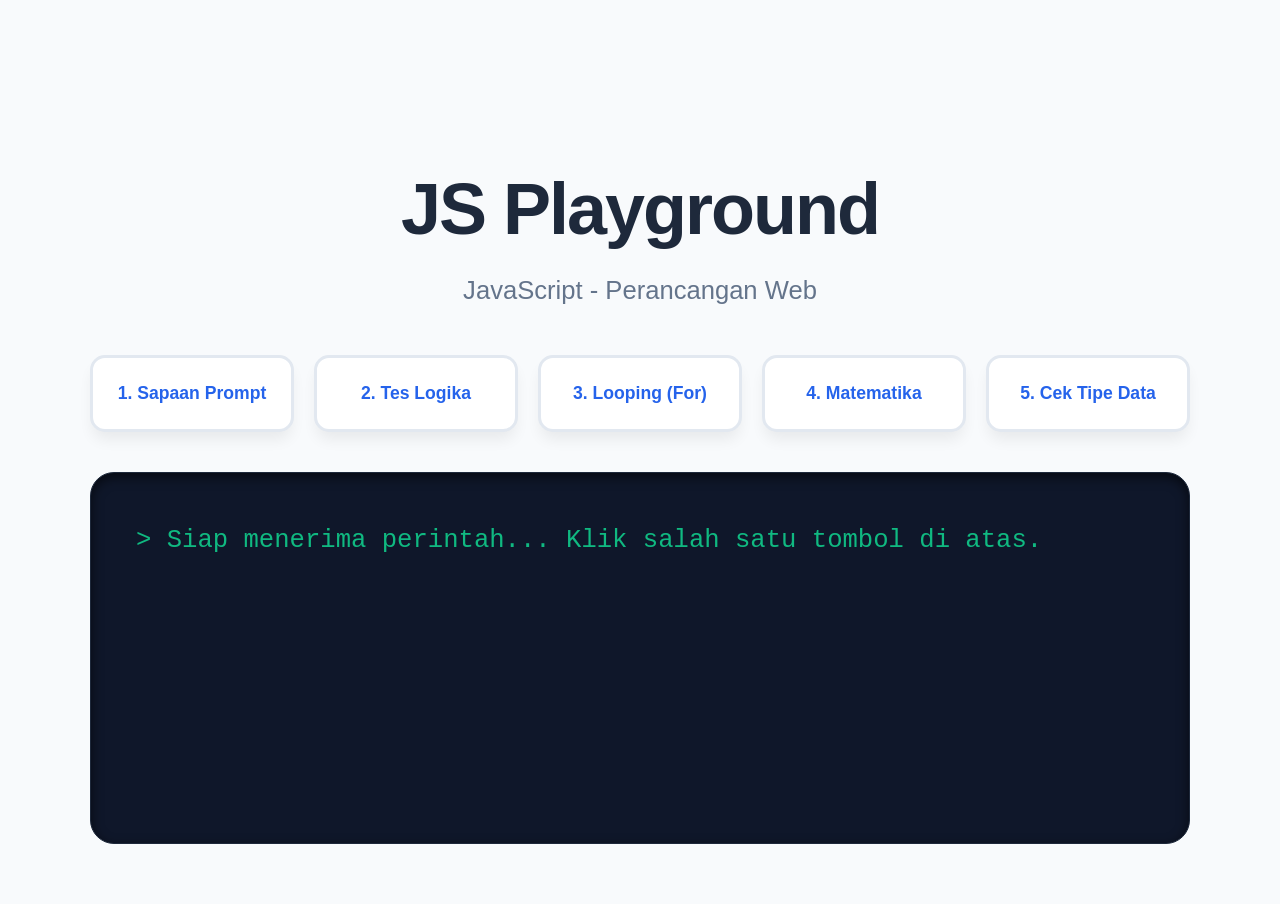
<file: JS Playground/index.html>
<!DOCTYPE html>
<html lang="id">

<head>
    <meta charset="UTF-8">
    <meta name="viewport" content="width=device-width, initial-scale=1.0">
    <title>Interactive JS Dashboard</title>
    <link rel="stylesheet" href="style.css">
</head>

<body>

    <div class="container">
        <header>
            <h1>JS Playground</h1>
            <p>JavaScript - Perancangan Web</p>
        </header>

        <div class="grid">
            <button onclick="jalankanSapaan()">1. Sapaan Prompt</button>
            <button onclick="jalankanIfElse()">2. Tes Logika</button>
            <button onclick="jalankanFor()">3. Looping (For)</button>
            <button onclick="jalankanMath()">4. Matematika</button>
            <button onclick="jalankanTipeData()">5. Cek Tipe Data</button>
        </div>

        <div id="layar-hasil" class="output-screen">
            > Siap menerima perintah... Klik salah satu tombol di atas.
        </div>
    </div>

    <script src="script.js"></script>
</body>

</html>
</file>
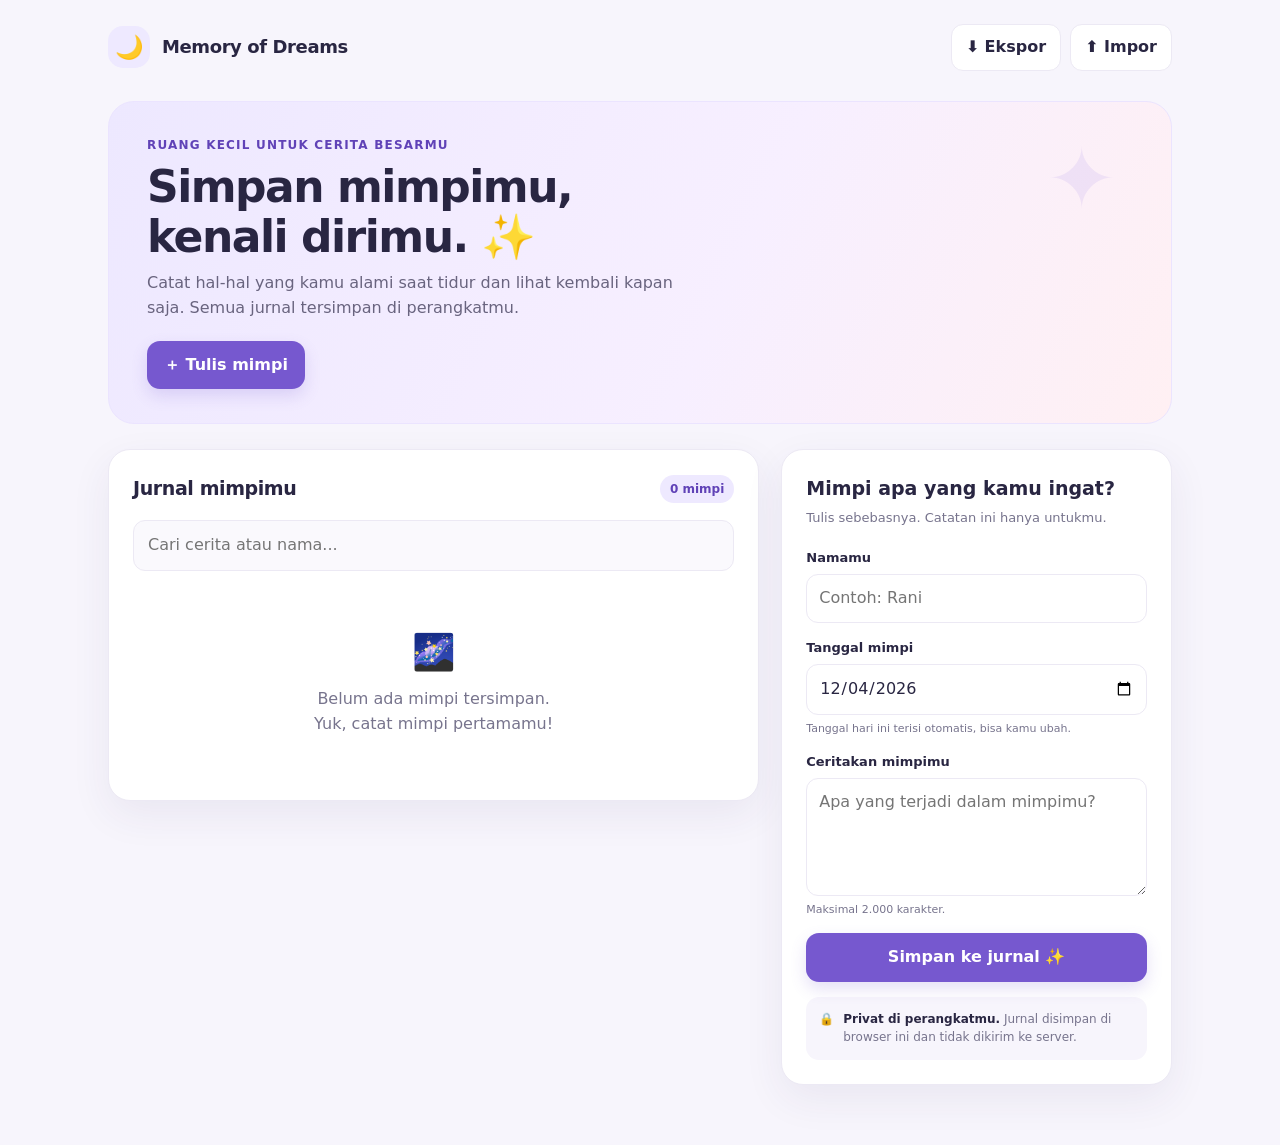
<file: Memory of Dreams/index.html>
<!doctype html>
<html lang="id">
<head>
  <meta charset="utf-8">
  <meta name="viewport" content="width=device-width, initial-scale=1">
  <meta name="theme-color" content="#f5f2ff">
  <title>Memory of Dreams — Jurnal Mimpi</title>
  <style>
    :root{--ink:#292642;--muted:#77748d;--paper:#fff;--bg:#f7f5fc;--purple:#7658cf;--purple-dark:#6042b7;--lav:#eee9ff;--line:#ece9f4;--pink:#ffe9f0;--shadow:0 14px 40px #38286712}
    *{box-sizing:border-box}body{margin:0;background:var(--bg);color:var(--ink);font-family:Inter,ui-sans-serif,system-ui,-apple-system,"Segoe UI",sans-serif;line-height:1.55}button,input,textarea{font:inherit}button{cursor:pointer}
    .app{max-width:1120px;margin:auto;padding:24px 28px 60px}.topbar{display:flex;align-items:center;justify-content:space-between;gap:16px;margin-bottom:30px}.brand{display:flex;align-items:center;gap:12px;font-weight:800;font-size:18px;letter-spacing:-.4px}.brand-icon{width:42px;height:42px;border-radius:15px;background:var(--lav);display:grid;place-items:center;font-size:23px}.top-actions{display:flex;gap:9px}.icon-btn,.secondary{border:1px solid var(--line);background:#fff;color:var(--ink);border-radius:12px;padding:10px 14px;font-weight:650}.icon-btn:hover,.secondary:hover{border-color:#c9bdf1;background:#fbfaff}
    .hero{background:linear-gradient(115deg,#ede8ff,#f7efff 58%,#fff0f3);border:1px solid #ebe4ff;border-radius:26px;padding:34px 38px;margin-bottom:25px;position:relative;overflow:hidden}.hero:after{content:"✦";position:absolute;right:54px;top:12px;font-size:84px;color:#9a7eea22}.eyebrow{color:var(--purple-dark);font-weight:750;font-size:12px;letter-spacing:1.2px;text-transform:uppercase}.hero h1{font-size:clamp(28px,5vw,44px);line-height:1.12;letter-spacing:-1.5px;margin:8px 0 10px;max-width:620px}.hero p{color:#69647f;margin:0;max-width:560px}.hero .primary{margin-top:20px}
    .layout{display:grid;grid-template-columns:minmax(0,1.25fr) minmax(280px,.75fr);gap:22px;align-items:start}.panel{background:var(--paper);border:1px solid var(--line);border-radius:22px;padding:24px;box-shadow:var(--shadow)}.section-head{display:flex;justify-content:space-between;align-items:center;gap:12px;margin-bottom:16px}.section-head h2{font-size:19px;margin:0;letter-spacing:-.4px}.count{background:var(--lav);color:var(--purple-dark);font-weight:750;font-size:12px;padding:5px 10px;border-radius:20px}
    .primary{border:0;border-radius:13px;background:var(--purple);color:#fff;padding:12px 17px;font-weight:750;box-shadow:0 7px 16px #7658cf30}.primary:hover{background:var(--purple-dark);transform:translateY(-1px)}.secondary{padding:9px 12px}.danger{color:#c24c69}.search{width:100%;border:1px solid var(--line);background:#faf9fd;border-radius:12px;padding:12px 14px;margin-bottom:14px;outline:none}.search:focus,input:focus,textarea:focus{border-color:#9a80e3!important;box-shadow:0 0 0 3px #7658cf17}
    .dream-list{display:grid;gap:12px}.dream-card{border:1px solid var(--line);border-radius:17px;padding:16px;background:#fff;transition:.18s}.dream-card:hover{border-color:#d8cff1;transform:translateY(-1px)}.dream-meta{display:flex;align-items:center;justify-content:space-between;gap:10px;color:var(--muted);font-size:12px}.dream-card h3{font-size:15px;margin:10px 0 5px;line-height:1.5;font-weight:650;white-space:pre-wrap;overflow-wrap:anywhere}.dream-card .owner{color:var(--muted);font-size:12px}.card-actions{display:flex;gap:8px;margin-top:13px}.card-actions button{border:0;background:var(--lav);color:var(--purple-dark);border-radius:10px;padding:7px 10px;font-size:12px;font-weight:700}.card-actions button:hover{background:#e3dcff}.card-actions .delete{background:#fff0f3;color:#b34b65}.empty{text-align:center;padding:40px 14px;color:var(--muted)}.empty span{display:block;font-size:35px;margin-bottom:8px}
    .form-panel h2{margin:0 0 4px;font-size:19px}.form-panel>p{margin:0 0 20px;color:var(--muted);font-size:13px}.field{margin-bottom:15px}.field label{display:block;font-size:13px;font-weight:700;margin-bottom:6px}.field input,.field textarea{display:block;width:100%;border:1px solid var(--line);border-radius:12px;padding:11px 12px;color:var(--ink);background:#fff;outline:none}.field textarea{resize:vertical;min-height:118px}.hint{font-size:11px;color:var(--muted);margin-top:5px}.full{width:100%}.privacy{display:flex;gap:9px;align-items:flex-start;padding:13px;background:#f7f5fc;border-radius:13px;color:var(--muted);font-size:12px;margin-top:15px}.privacy b{color:var(--ink)}
    .toast{position:fixed;bottom:22px;left:50%;transform:translate(-50%,20px);opacity:0;background:#292642;color:white;padding:11px 17px;border-radius:13px;pointer-events:none;transition:.2s;box-shadow:var(--shadow);z-index:5}.toast.show{opacity:1;transform:translate(-50%,0)}
    /* Animasi kecil agar halaman terasa hidup, tanpa mengganggu membaca. */
    @keyframes floaty{0%,100%{transform:translateY(0) rotate(-4deg)}50%{transform:translateY(-9px) rotate(4deg)}}
    @keyframes twinkle{0%,100%{opacity:.22;transform:scale(.75) rotate(0)}50%{opacity:.8;transform:scale(1.12) rotate(35deg)}}
    @keyframes rise-in{from{opacity:0;transform:translateY(12px)}to{opacity:1;transform:translateY(0)}}
    @keyframes gentle-pulse{0%,100%{box-shadow:0 7px 16px #7658cf30}50%{box-shadow:0 9px 24px #7658cf55}}
    .brand-icon{animation:floaty 4s ease-in-out infinite}
    .hero:after{animation:twinkle 3.6s ease-in-out infinite}
    .hero h1,.hero p,.hero .primary{animation:rise-in .6s both}
    .hero p{animation-delay:.1s}.hero .primary{animation-delay:.18s;animation:rise-in .6s .18s both,gentle-pulse 3s 1s ease-in-out infinite}
    .dream-card{animation:rise-in .35s both}
    .dream-card:nth-child(2){animation-delay:.045s}.dream-card:nth-child(3){animation-delay:.09s}.dream-card:nth-child(4){animation-delay:.135s}.dream-card:nth-child(5){animation-delay:.18s}
    .primary,.secondary,.icon-btn,.dream-card{transition:transform .18s ease,box-shadow .18s ease,border-color .18s ease,background .18s ease}
    .primary:active,.secondary:active,.icon-btn:active,.card-actions button:active{transform:scale(.97)}
    dialog[open] .modal{animation:rise-in .22s ease-out}
    @media(prefers-reduced-motion:reduce){*,*::before,*::after{scroll-behavior:auto!important;animation-duration:.01ms!important;animation-iteration-count:1!important;transition-duration:.01ms!important}}
    dialog{border:0;border-radius:22px;padding:0;width:min(520px,calc(100% - 28px));box-shadow:0 24px 90px #20154640;color:var(--ink)}dialog::backdrop{background:#211a3d77;backdrop-filter:blur(3px)}.modal{padding:24px}.modal-head{display:flex;justify-content:space-between;align-items:center;gap:12px}.modal-head h2{font-size:20px;margin:0}.close{border:0;background:#f3f0fa;width:35px;height:35px;border-radius:11px;font-size:19px}.meaning{background:#f8f5ff;border-radius:15px;padding:16px;margin:14px 0}.meaning p{margin:6px 0}.badge{display:inline-flex;border-radius:20px;padding:4px 10px;background:var(--lav);color:var(--purple-dark);font-size:11px;font-weight:800}.modal-note{font-size:12px;color:var(--muted)}.modal .field{margin-top:18px}
    @media(max-width:760px){.app{padding:16px 15px 40px}.topbar{margin-bottom:18px}.brand{font-size:16px}.top-actions .label{display:none}.hero{padding:25px 22px;border-radius:21px;margin-bottom:17px}.hero:after{right:17px;top:0;font-size:62px}.layout{grid-template-columns:1fr;gap:16px}.panel{padding:19px;border-radius:19px}.form-panel{grid-row:1}.list-panel{grid-row:2}.section-head h2{font-size:17px}.hero h1{max-width:85%}}
    @media(max-width:390px){.app{padding-inline:11px}.hero{padding:22px 17px}.panel{padding:16px}.top-actions{gap:6px}.icon-btn{padding:9px 10px}}
  </style>
</head>
<body>
  <main class="app">
    <header class="topbar">
      <div class="brand"><div class="brand-icon">🌙</div><span>Memory of Dreams</span></div>
      <div class="top-actions">
        <button class="icon-btn" id="exportBtn" title="Unduh salinan jurnal">⬇️ <span class="label">Ekspor</span></button>
        <button class="icon-btn" id="importBtn" title="Pulihkan jurnal dari file">⬆️ <span class="label">Impor</span></button>
        <input id="importFile" type="file" accept="application/json,.json" hidden>
      </div>
    </header>
    <section class="hero">
      <div class="eyebrow">Ruang kecil untuk cerita besarmu</div>
      <h1>Simpan mimpimu,<br>kenali dirimu. ✨</h1>
      <p>Catat hal-hal yang kamu alami saat tidur dan lihat kembali kapan saja. Semua jurnal tersimpan di perangkatmu.</p>
      <button class="primary" id="startBtn">＋ Tulis mimpi</button>
    </section>
    <div class="layout">
      <section class="panel list-panel">
        <div class="section-head"><h2>Jurnal mimpimu</h2><span class="count" id="count">0 mimpi</span></div>
        <input class="search" id="search" type="search" placeholder="Cari cerita atau nama..." aria-label="Cari jurnal mimpi">
        <div class="dream-list" id="dreamList"></div>
      </section>
      <section class="panel form-panel" id="formPanel">
        <h2 id="formTitle">Mimpi apa yang kamu ingat?</h2>
        <p>Tulis sebebasnya. Catatan ini hanya untukmu.</p>
        <form id="dreamForm">
          <input type="hidden" id="dreamId">
          <div class="field"><label for="name">Namamu</label><input id="name" maxlength="60" placeholder="Contoh: Rani" required></div>
          <div class="field"><label for="date">Tanggal mimpi</label><input id="date" type="date" required><div class="hint">Tanggal hari ini terisi otomatis, bisa kamu ubah.</div></div>
          <div class="field"><label for="story">Ceritakan mimpimu</label><textarea id="story" maxlength="2000" placeholder="Apa yang terjadi dalam mimpimu?" required></textarea><div class="hint">Maksimal 2.000 karakter.</div></div>
          <button class="primary full" id="saveBtn" type="submit">Simpan ke jurnal ✨</button>
          <button class="secondary full" id="cancelEdit" type="button" hidden style="margin-top:8px">Batal mengubah</button>
        </form>
        <div class="privacy"><span>🔒</span><span><b>Privat di perangkatmu.</b> Jurnal disimpan di browser ini dan tidak dikirim ke server.</span></div>
      </section>
    </div>
  </main>
  <dialog id="meaningDialog"><div class="modal"><div class="modal-head"><h2>🔮 Ruang tafsir</h2><button class="close" data-close aria-label="Tutup">×</button></div><p id="meaningStory"></p><div class="meaning"><span class="badge" id="meaningCategory"></span><p id="meaningText"></p></div><p class="modal-note">Tafsir ini untuk hiburan dan refleksi saja. Tidak ada satu arti universal; makna mimpi dipengaruhi pengalaman pribadi dan budaya.</p></div></dialog>
  <dialog id="editDialog"><div class="modal"><div class="modal-head"><h2>📝 Ubah catatan</h2><button class="close" data-close aria-label="Tutup">×</button></div><p id="editStory"></p><div class="field"><label for="editName">Nama</label><input id="editName" maxlength="60"></div><div class="field"><label for="editDate">Tanggal</label><input id="editDate" type="date"></div><div class="field"><label for="editText">Cerita mimpi</label><textarea id="editText" maxlength="2000"></textarea></div><button class="primary full" id="updateBtn">Simpan perubahan</button></div></dialog>
  <div class="toast" id="toast" role="status" aria-live="polite"></div>
<script>
  const STORAGE_KEY = 'memory-of-dreams-v1';
  const meanings = {
    bayi:['Awal yang baru dan menyenangkan.','indah'], menikah:['Kebahagiaan dan keharmonisan.','indah'], uang:['Rezeki atau peluang tak terduga.','indah'], terbang:['Ambisi dan keinginan meraih impian.','indah'], bunga:['Perhatian, kasih sayang, atau hal yang tumbuh.','indah'], laut:['Ketenangan batin dan kedamaian.','indah'], pelangi:['Harapan setelah melewati masa sulit.','indah'], makan:['Kepuasan dan kebersamaan.','indah'], matahari:['Harapan baru dan semangat yang cerah.','indah'], pelukan:['Kehangatan dari orang terdekat.','indah'], pohon:['Pertumbuhan dan kestabilan.','indah'], burung:['Kebebasan dan harapan.','indah'], emas:['Keberuntungan atau sesuatu yang kamu hargai.','indah'], air:['Ketenangan dan keseimbangan batin.','indah'], senyum:['Kebahagiaan sederhana.','indah'], berdoa:['Ketenangan batin dan harapan baru.','indah'], menangis:['Pelepasan beban dan kelegaan.','indah'], tertawa:['Keceriaan dan energi positif.','indah'], pesawat:['Perjalanan atau perubahan besar.','indah'], berenang:['Upaya mengelola emosi dan situasi.','indah'], tenggelam:['Mungkin sedang merasa kewalahan.','buruk'], hantu:['Ketakutan atau kekhawatiran yang belum selesai.','buruk'], ular:['Rasa waspada atau tidak percaya.','buruk'], jatuh:['Kecemasan tentang kegagalan atau kendali.','buruk'], gelap:['Kebingungan atau rasa tidak aman.','buruk'], darah:['Kelelahan atau kehilangan semangat.','buruk'], kematian:['Akhir dari suatu fase; tidak selalu berarti buruk.','buruk'], dikejar:['Tekanan atau urusan yang terasa belum selesai.','buruk'], banjir:['Emosi yang terasa meluap.','buruk'], kecelakaan:['Pengingat untuk berhati-hati.','buruk'], kebakaran:['Emosi kuat atau perubahan yang terasa mendesak.','buruk'], disakiti:['Luka batin yang mungkin perlu diperhatikan.','buruk'], 'gigi copot':['Kecemasan tentang perubahan atau kehilangan.','buruk'], kendaraan:['Arah hidup atau perjalanan yang sedang berubah.','biasa'], sekolah:['Tanggung jawab atau proses belajar.','biasa'], teman:['Kebutuhan akan dukungan dan koneksi.','biasa'], rumah:['Kenyamanan dan kehidupan pribadi.','biasa'], jalan:['Pencarian arah atau tujuan.','biasa'], hujan:['Pembaruan emosi dan perasaan.','biasa'], gunung:['Tantangan yang sedang kamu hadapi.','biasa'], kucing:['Intuisi dan kelembutan.','biasa'], anjing:['Kesetiaan dan perlindungan.','biasa'], cermin:['Refleksi diri dan pencarian jati diri.','biasa'], api:['Semangat atau emosi yang kuat.','biasa'], tidur:['Tubuh atau pikiran mungkin butuh istirahat.','biasa'], berlari:['Keinginan menghindari sesuatu atau mencapai tujuan.','biasa'], kapal:['Perjalanan hidup atau perubahan.','biasa'], kereta:['Proses menuju perubahan.','biasa'], motor:['Ambisi dan arah tujuan.','biasa'], 'mendengar musik':['Suasana hati dan kebutuhan akan ketenangan.','biasa']
  };
  // Kata kunci tambahan dan variasinya. Tafsir ini bahan refleksi, bukan ramalan.
  const extraMeaningGroups = [
    ['bunuh|membunuh|dibunuh|pembunuhan|membantai','Bisa menggambarkan konflik, kemarahan, atau keinginan mengakhiri suatu situasi. Ingat kembali emosi dalam mimpi.','biasa'],
    ['mati|meninggal|wafat|mayat|jenazah|pemakaman|kuburan|makam|dikubur','Dapat berkaitan dengan kehilangan, perubahan, kenangan, atau penutupan suatu fase. Tidak berarti seseorang akan meninggal.','biasa'],
    ['luka|terluka|terpotong|teriris|ditusuk|ditikam|berdarah','Mungkin mencerminkan rasa rentan, lelah, atau ada hal yang terasa menyakitkan.','buruk'],
    ['mengejar|dikejar|kabur dari|melarikan diri|bersembunyi|diburu','Sering terasa seperti tekanan atau urusan yang ingin dihindari. Apa yang sedang membebani pikiranmu?','buruk'],
    ['jatuh dari|terjatuh|tergelincir|tersandung|jatuh bebas|jatuh ke jurang','Bisa berhubungan dengan rasa kehilangan kendali, ketidakpastian, atau takut gagal.','buruk'],
    ['melayang|terbang tinggi|sayap|melompat tinggi','Dapat terasa seperti kebebasan, harapan, atau ingin mengambil jarak dari rutinitas.','indah'],
    ['gigi tanggal|gigi patah|gigi rontok|gigi ompong','Mungkin berkaitan dengan rasa percaya diri, perubahan, atau kekhawatiran tentang penampilan dan komunikasi.','biasa'],
    ['rambut|rambut rontok|rambut dipotong|botak|beruban|menyisir rambut','Bisa mengingatkan pada identitas diri, perubahan, atau cara ingin dilihat orang lain.','biasa'],
    ['telanjang|tanpa baju|tidak berpakaian|pakaian hilang|salah kostum','Mungkin mencerminkan rasa terekspos, malu, atau takut dinilai.','biasa'],
    ['tersesat|kehilangan arah|salah jalan|jalan buntu|tidak tahu jalan|nyasar','Dapat berkaitan dengan pilihan atau arah hidup yang sedang terasa belum jelas.','biasa'],
    ['ujian|ujian sekolah|ujian kuliah|terlambat ujian|tidak siap ujian|lupa belajar','Sering berkaitan dengan tekanan, penilaian, atau merasa belum siap menghadapi tanggung jawab.','biasa'],
    ['terlambat|ketinggalan|melewatkan kereta|melewatkan pesawat|janji terlambat','Bisa mencerminkan kekhawatiran kehilangan kesempatan atau sulit mengejar jadwal.','biasa'],
    ['rumah lama|rumah masa kecil|rumah baru|pindah rumah|rumah rusak|rumah terbakar|rumah kosong','Rumah dapat mengingatkan pada rasa aman, keluarga, kenangan, atau keadaan diri.','biasa'],
    ['kamar|kamar tidur|ruang rahasia|loteng|ruang bawah tanah|pintu tersembunyi','Mungkin menggambarkan bagian kehidupan pribadi atau hal yang ingin kamu pahami.','biasa'],
    ['pintu|pintu terkunci|pintu terbuka|jendela|jendela pecah|kunci|gembok','Dapat berkaitan dengan batas pribadi, peluang, atau rasa ingin tahu.','biasa'],
    ['naik tangga|turun tangga|lift|elevator|eskalator','Bisa terasa seperti kemajuan, perubahan tahap, atau naik-turunnya semangat.','biasa'],
    ['menyeberang|menyebrangi sungai|terowongan|lorong|jalan setapak','Mungkin berkaitan dengan masa peralihan atau langkah menuju situasi baru.','biasa'],
    ['mobil|menyetir|mengemudi|supir|rem blong|mobil rusak|mobil hilang|tabrakan mobil','Kendaraan dapat mengingatkan pada kendali, tujuan, dan kecepatan perjalanan hidupmu.','biasa'],
    ['sepeda motor|naik motor|helm|sepeda|bersepeda|ban bocor','Bisa mencerminkan kemandirian, keseimbangan, atau cara mencapai tujuan.','biasa'],
    ['bus|naik bus|halte|terminal|angkot|taksi|ojek|perahu|perahu bocor','Mungkin berkaitan dengan perjalanan bersama orang lain atau arah yang sedang ditempuh.','biasa'],
    ['stasiun|kereta api|rel kereta|kereta terlambat|kereta melaju','Dapat menggambarkan rutinitas, ritme hidup, atau perjalanan menuju tujuan.','biasa'],
    ['bandara|pesawat jatuh|naik pesawat|pesawat lepas landas|tiket pesawat|koper hilang','Bisa berhubungan dengan rencana, perubahan, atau harapan untuk memulai sesuatu.','biasa'],
    ['samudra|ombak|gelombang|pantai|pasir pantai|kapal tenggelam','Air luas dapat mengingatkan pada emosi, ketenangan, atau perasaan yang sulit diukur.','biasa'],
    ['sungai|arus sungai|danau|kolam|air terjun|mata air','Mungkin mencerminkan aliran emosi, perubahan, atau kebutuhan untuk berhenti sejenak.','biasa'],
    ['air keruh|air jernih|air kotor|air meluap|kehausan|minum air|air minum','Keadaan air dalam mimpi dapat menjadi bahan refleksi tentang suasana hati dan kebutuhan diri.','biasa'],
    ['hujan deras|hujan badai|kehujanan|berteduh|payung|banjir bandang|tsunami','Bisa berkaitan dengan perasaan intens, perubahan, atau kebutuhan mencari perlindungan.','biasa'],
    ['salju|es|membeku|gunung es|hujan es|kedinginan','Mungkin mencerminkan jarak emosional, suasana dingin, atau kebutuhan akan jeda.','biasa'],
    ['angin kencang|badai|topan|puting beliung|tornado|bencana alam','Dapat menggambarkan perubahan besar atau keadaan yang terasa di luar kendali.','biasa'],
    ['gempa|gempa bumi|tanah longsor|gunung meletus|letusan gunung|abu vulkanik','Mungkin berkaitan dengan perubahan mendadak atau rasa aman yang sedang terguncang.','biasa'],
    ['rumah terbakar|hutan terbakar|asap|asap tebal|lilin menyala','Api dapat terasa sebagai semangat, amarah, bahaya, atau energi kuat; perasaanmu membantu memberi konteks.','biasa'],
    ['petir|kilat|guntur|langit gelap|awan hitam|pelangi muncul','Cuaca dalam mimpi bisa mencerminkan suasana hati atau harapan akan perubahan.','biasa'],
    ['matahari terbit|matahari terbenam|gerhana|bulan purnama|bulan sabit|bintang jatuh|langit malam','Langit dan benda langit dapat menjadi simbol harapan, kekaguman, atau siklus perubahan pribadi.','biasa'],
    ['kebun|taman|hutan|pohon tumbang|pohon berbuah|daun gugur|daun hijau','Alam dapat mengingatkan pada pertumbuhan, kebutuhan beristirahat, atau hubungan dengan lingkungan.','biasa'],
    ['bunga mawar|bunga layu|bunga mekar|memetik bunga|bunga putih|bunga merah','Bunga bisa menghubungkan mimpi dengan kasih sayang, keindahan, atau sesuatu yang sedang berkembang.','biasa'],
    ['rumput|ladang|sawah|panen|menanam|menyiram tanaman|benih','Dapat menjadi bahan refleksi tentang kesabaran, usaha, dan hal yang sedang kamu rawat.','biasa'],
    ['ular besar|ular kecil|ular menggigit|digigit ular|ular masuk rumah|ular hijau|ular hitam|ular putih','Ular bisa memiliki arti berbeda antarorang dan budaya; perhatikan apakah kamu merasa takut, tenang, atau penasaran.','biasa'],
    ['buaya|buaya mengejar|harimau|singa|macan|serigala|rubah|beruang','Hewan buas dapat mencerminkan rasa terancam, kekuatan, atau sifat yang sedang kamu hadapi.','biasa'],
    ['gajah|kuda|naik kuda|sapi|kerbau|kambing|domba|babi|monyet|gorila','Hewan dapat mengingatkan pada sifat, pengalaman, atau hubungan tertentu yang kamu kaitkan dengannya.','biasa'],
    ['tikus|kecoak|kutu|lalat|nyamuk|semut|disengat lebah|sarang lebah','Serangga dapat mencerminkan gangguan kecil, kerja sama, atau sesuatu yang terus menarik perhatian.','biasa'],
    ['kupu-kupu|ulat|laba-laba|jaring laba-laba|kalajengking|cacing|belalang|jangkrik','Makhluk kecil bisa menjadi simbol perubahan, rasa tidak nyaman, atau detail yang terasa penting bagimu.','biasa'],
    ['ikan besar|ikan mati|memancing|memancing ikan|akuarium|ikan berenang|ikan mas','Ikan dan air dapat dikaitkan dengan emosi, ide yang muncul, atau sesuatu yang terasa penting.','biasa'],
    ['burung hantu|elang|merpati|gagak|ayam berkokok|telur ayam|sarang burung|burung terbang','Burung bisa terasa sebagai kebebasan, pengamatan, kabar, atau hubungan dengan alam.','biasa'],
    ['kucing hitam|anak kucing|kucing hilang|kucing menggigit|anjing menggonggong|anjing menggigit|anjing hilang|anak anjing','Kucing dan anjing sering terhubung dengan intuisi, kedekatan, kesetiaan, atau pengalamanmu dengan hewan.','biasa'],
    ['hewan peliharaan|hewan mati|hewan berbicara|kebun binatang|sirkus|hewan lepas','Hewan dalam mimpi bisa mewakili hubungan, naluri, atau tanggung jawab yang terasa dekat.','biasa'],
    ['bayi lahir|melahirkan|hamil|kehamilan|menggendong bayi|bayi menangis|bayi hilang','Dapat mengingatkan pada awal baru, tanggung jawab, harapan, atau sesuatu yang sedang tumbuh.','biasa'],
    ['anak hilang|anak menangis|bermain dengan anak|anak sendiri|anak sekolah','Mungkin berkaitan dengan tanggung jawab, kenangan masa kecil, atau sisi diri yang perlu diperhatikan.','biasa'],
    ['ibu|ayah|orang tua|nenek|kakek|saudara|kakak|adik|keluarga berkumpul|keluarga bertengkar','Mimpi keluarga bisa mengangkat kenangan, kebutuhan akan kedekatan, atau dinamika hubungan.','biasa'],
    ['mantan|pacar|pasangan|suami|istri|kekasih|putus cinta|menikah lagi|pernikahan','Bisa mencerminkan perasaan, kenangan, harapan, atau kebutuhan dalam hubungan; bukan ramalan masa depan.','biasa'],
    ['teman lama|sahabat|teman meninggal|teman bertengkar|bertemu teman|teman mengkhianati','Mungkin terkait rasa terhubung, konflik, dukungan, atau kenangan bersama seseorang.','biasa'],
    ['orang asing|orang tak dikenal|kerumunan|orang banyak|berbicara di depan umum|dilihat orang','Dapat mencerminkan rasa percaya diri, kebutuhan diterima, atau kekhawatiran tentang penilaian.','biasa'],
    ['artis|penyanyi|aktor|presiden|raja|ratu|tokoh terkenal|bertemu idola','Tokoh terkenal dapat mewakili kualitas yang kamu kagumi atau ingin kamu kembangkan.','biasa'],
    ['setan|iblis|jin|monster|zombie|vampir|makhluk aneh|dikejar monster','Sosok menakutkan bisa menjadi gambaran rasa takut atau tekanan; bukan bukti adanya sesuatu yang gaib.','biasa'],
    ['malaikat|peri|naga|raksasa|makhluk mitologi|burung phoenix|unicorn','Makhluk fantasi bisa menghubungkan imajinasi, kekuatan, harapan, atau cerita yang kamu kenal.','biasa'],
    ['dokter|rumah sakit|operasi|suntik|obat|sakit|demam|sembuh|ambulans','Mungkin berkaitan dengan perhatian pada kesehatan, kebutuhan merawat diri, atau rasa cemas.','biasa'],
    ['dokter gigi|gigi sakit|sakit kepala|pingsan|lumpuh|tidak bisa bergerak|sulit bernapas','Sensasi tubuh saat tidur dapat memengaruhi mimpi; perhatikan juga kondisi tubuh setelah bangun.','biasa'],
    ['polisi|ditangkap|penjara|dipenjara|pengadilan|hakim|dihukum|melanggar hukum','Bisa mencerminkan aturan, batas, rasa bersalah, atau takut kehilangan kebebasan.','biasa'],
    ['pencuri|kemalingan|dirampok|perampokan|tas hilang|dompet hilang|uang dicuri|barang hilang','Mungkin terkait rasa aman, privasi, kehilangan, atau khawatir sesuatu yang penting terlepas.','biasa'],
    ['perang|berkelahi|bertengkar|memukul|dipukul|menampar|menendang|menyerang|diserang','Dapat mencerminkan konflik atau frustrasi; konteks hubungan dan perasaan dalam mimpi penting.','biasa'],
    ['pisau|pedang|senjata|pistol|senapan|bom|ledakan|panah|perisai','Benda berbahaya bisa terasa sebagai perlindungan, ancaman, atau konflik yang perlu dihadapi.','biasa'],
    ['menyelamatkan orang|menolong orang|menolong teman|menyelamatkan anak|menjadi pahlawan','Bisa mencerminkan kepedulian, rasa tanggung jawab, atau keinginan membantu seseorang.','indah'],
    ['air mata|sedih|kesepian|ditinggalkan|merasa sendirian|rindu','Mimpi dapat memberi ruang bagi emosi yang belum sempat kamu perhatikan saat terjaga.','biasa'],
    ['bahagia|gembira|pesta|perayaan|ulang tahun|hadiah|kejutan','Dapat menggambarkan kebutuhan akan kegembiraan, kedekatan, atau apresiasi.','indah'],
    ['marah|berteriak|menjerit|takut|panik|cemas|malu|gugup|bingung','Emosi yang muncul bisa menjadi petunjuk refleksi tentang hal yang sedang memenuhi pikiran.','biasa'],
    ['masjid|gereja|pura|vihara|kuil|azan|salat|sembahyang|kitab suci','Makna spiritual sangat personal dan dipengaruhi keyakinan; mimpi ini bisa mengingatkan pada nilai dan sumber ketenanganmu.','biasa'],
    ['haji|umrah|ziarah|berpuasa|beribadah|bertemu guru spiritual|pemuka agama','Bisa berkaitan dengan pencarian makna, nilai hidup, atau kebutuhan akan ketenangan.','biasa'],
    ['uang kertas|uang koin|menemukan uang|kehilangan uang|membayar|utang|menang lotre','Dapat mencerminkan rasa aman, penghargaan diri, pilihan, atau kekhawatiran tentang sumber daya.','biasa'],
    ['berlian|permata|cincin|kalung|perhiasan|harta karun|menemukan harta','Mungkin mewakili sesuatu yang kamu anggap bernilai, pencapaian, atau rasa percaya diri.','biasa'],
    ['makan nasi|makan bersama|makan sendirian|kelaparan|memasak|dapur|restoran|kue|roti','Makanan dapat terhubung dengan kenyamanan, kebutuhan, kebersamaan, atau kebiasaan sehari-hari.','biasa'],
    ['apel|pisang|mangga|durian|jeruk|anggur|semangka|sayur|cabai|garam|gula','Makanan tertentu mungkin punya kenangan atau asosiasi pribadi; pikirkan pengalamanmu dengannya.','biasa'],
    ['minum kopi|minum teh|kopi|teh|susu|minuman|keracunan makanan|makanan basi','Bisa mengingatkan pada rutinitas, kebutuhan energi, atau sesuatu yang terasa tidak nyaman.','biasa'],
    ['kelas|guru|dosen|murid|belajar|buku|membaca buku|perpustakaan|lulus|wisuda','Dapat berkaitan dengan proses belajar, evaluasi diri, rasa ingin tahu, atau tanggung jawab.','biasa'],
    ['kantor|pekerjaan|bos|rekan kerja|rapat|dipecat|promosi kerja|wawancara kerja|gaji','Mungkin mencerminkan tekanan, ambisi, hubungan kerja, atau kebutuhan akan keseimbangan.','biasa'],
    ['menulis|menggambar|melukis|bernyanyi|menari|bermain musik|panggung|konser|bermain gitar','Bisa mewakili kreativitas, ekspresi diri, atau keinginan untuk didengar dan dilihat.','biasa'],
    ['ponsel|telepon|telepon rusak|pesan|pesan tidak terkirim|internet|komputer|laptop|kamera|foto','Teknologi dalam mimpi bisa berkaitan dengan komunikasi, privasi, atau kebiasaan sehari-hari.','biasa'],
    ['jam tangan|waktu|waktu berhenti|jam rusak|jam terlambat|kalender|tanggal','Mungkin mengingatkan pada tenggat, perubahan, atau perhatianmu terhadap waktu.','biasa'],
    ['kartu kredit|kartu identitas|paspor|dokumen|surat|tanda tangan','Dokumen dan benda pribadi bisa berkaitan dengan identitas, tanggung jawab, atau urusan yang belum selesai.','biasa'],
    ['bayangan diri|wajah berubah|tidak punya wajah|wajah asing|bercermin|foto diri','Dapat mengajak refleksi tentang identitas, kepercayaan diri, dan cara memandang diri sendiri.','biasa'],
    ['berubah bentuk|berubah menjadi hewan|menjadi orang lain|tidak dikenal diri sendiri|menyamar','Mungkin berhubungan dengan perubahan peran atau sisi diri yang sedang kamu eksplorasi.','biasa'],
    ['warna merah|warna biru|warna putih|warna hitam|warna hijau|warna kuning|warna ungu|warna emas','Warna tidak punya arti universal; asosiasi pribadi dan suasana mimpi lebih membantu untuk refleksi.','biasa'],
    ['ombak besar|air pasang|air surut|berenang di laut|menyelam|snorkeling','Bisa menjadi bahan refleksi tentang kedalaman emosi dan rasa nyaman menghadapi perubahan.','biasa'],
    ['berjalan tanpa alas kaki|sepatu hilang|sepatu baru|sandal|kaus kaki|pakaian baru|baju putih|seragam','Pakaian dan alas kaki dapat berkaitan dengan kesiapan, identitas, atau kenyamanan dalam suatu peran.','biasa'],
    ['mencari sesuatu|menemukan barang|kehilangan barang|membuka hadiah|mengemas barang|pindah kota','Dapat mencerminkan perubahan, prioritas, atau sesuatu yang ingin kamu temukan dalam hidup.','biasa'],
    ['bertemu almarhum|berbicara dengan orang meninggal|orang meninggal hidup lagi','Bisa mengangkat rasa rindu, kenangan, atau hal yang belum sempat disampaikan.','biasa'],
    ['melihat angka|angka berulang|nomor rumah|nomor telepon|angka togel|angka 7|angka 13','Angka dapat berasal dari ingatan dan asosiasi pribadi; jangan anggap sebagai prediksi keberuntungan.','biasa'],
    ['kiamat|akhir dunia|dunia hancur|serangan alien|alien|piring terbang|meteor jatuh|komet','Mungkin mencerminkan kekhawatiran besar atau perubahan yang terasa sulit dibayangkan.','biasa'],
    ['terjebak|terkurung|terkunci di ruangan|tidak bisa keluar|terperangkap|ruangan sempit','Bisa berkaitan dengan merasa terbatas atau membutuhkan lebih banyak ruang dan pilihan.','buruk'],
    ['dilamar|lamaran|mencium|berciuman|berpelukan|berpisah|bercerai','Dapat mencerminkan kebutuhan akan kedekatan, rasa aman, atau pikiran tentang hubungan.','biasa'],
    ['mendaki gunung|menyeberang|bersepeda jauh|berjalan jauh|berlari jauh','Perjalanan fisik bisa menjadi refleksi tentang usaha, tujuan, dan energi yang kamu miliki.','biasa'],
    ['menyelam ke laut|menyelam dalam air|hampir tenggelam|menyelamatkan orang tenggelam','Mungkin menggambarkan cara menghadapi emosi intens atau meminta bantuan ketika kewalahan.','biasa'],
    ['mencuci baju|mandi di sungai|keramas|membersihkan rumah|menyapu|mengepel','Kegiatan membersihkan dapat mengingatkan pada kebutuhan menyegarkan diri atau merapikan sesuatu.','biasa'],
    ['berkemah|mendaki hutan|tersesat di hutan|berada di pantai|berada di gunung|berada di gua','Tempat alam dapat menjadi cermin kebutuhan akan petualangan, perlindungan, atau waktu sendiri.','biasa'],
    ['gua|goa|terowongan gelap|sumur|lubang|jurang|tebing|puncak gunung','Tempat tersembunyi atau tinggi bisa berkaitan dengan rasa ingin tahu, tantangan, atau ketidakpastian.','biasa'],
    ['pengantin|gaun pengantin|menikah dengan mantan|menikah dengan orang asing','Pernikahan dalam mimpi dapat melambangkan komitmen atau perubahan peran, bukan ramalan jodoh.','biasa'],
    ['diputuskan|ditinggal pasangan|pasangan selingkuh|perselingkuhan|cemburu','Mungkin mencerminkan kekhawatiran, kebutuhan berkomunikasi, atau pengalaman hubungan.','biasa'],
    ['mencari orang|mencari jalan pulang|tidak menemukan rumah|kehilangan keluarga','Dapat berkaitan dengan kebutuhan akan arah, rasa aman, atau hubungan dengan orang terdekat.','biasa'],
    ['bertepuk tangan|mendapat penghargaan|menang lomba|kalah lomba|pertandingan|bermain sepak bola|bermain basket','Mungkin mencerminkan kompetisi, kerja sama, keinginan diakui, atau rasa percaya diri.','biasa'],
    ['menang|juara|kalah|gagal|berhasil|mencapai tujuan|mendapat nilai bagus|nilai buruk','Mimpi ini bisa mengangkat harapan dan kekhawatiran tentang pencapaian atau penilaian.','biasa'],
    ['mencuri|mencopet|menculik|diculik|disandera|menyandera|ditipu|berbohong','Dapat berhubungan dengan rasa percaya, batas pribadi, atau takut kehilangan kendali.','biasa'],
    ['ditilang|pemadam kebakaran|evakuasi','Mungkin mencerminkan kebutuhan akan keselamatan atau perhatian pada aturan dan risiko.','biasa'],
    ['menjadi terkenal|masuk televisi|menjadi viral|berpidato|berbicara di panggung|lupa dialog','Bisa terkait keinginan mengekspresikan diri atau kecemasan menjadi pusat perhatian.','biasa'],
    ['membaca surat|menerima surat|mengirim surat|surat hilang|membaca pesan rahasia|rahasia terbongkar','Mungkin berkaitan dengan komunikasi, informasi yang ditunggu, atau hal yang belum terungkap.','biasa'],
    ['bertemu guru|bertemu teman lama|bertemu orang asing|bertemu keluarga|bertemu mantan','Pertemuan dapat membangkitkan kenangan atau kualitas yang kamu hubungkan dengan orang itu.','biasa'],
    ['mainan|boneka|boneka hidup|bermain ayunan|taman bermain','Bisa mengingatkan pada kenangan masa kecil, kreativitas, atau kebutuhan akan keceriaan.','biasa'],
    ['bermain game|video game|menonton film|bioskop|menonton berita','Mimpi dapat mengolah cerita, tontonan, atau pengalaman yang baru saja kamu temui.','biasa'],
    ['berkemas|koper|ransel|tas tertinggal|barang bawaan|perjalanan jauh','Mungkin berkaitan dengan kesiapan, perubahan, atau hal yang kamu bawa dari masa lalu.','biasa'],
    ['rumah banjir|atap bocor|rumah roboh|renovasi rumah','Rumah dapat menghubungkan mimpi dengan rasa aman, keluarga, atau perubahan dalam kehidupan pribadi.','biasa'],
    ['membuka pintu|kunci hilang|jendela terbuka|jendela tertutup|masuk rumah','Bisa menjadi bahan refleksi tentang kesempatan, privasi, dan batas yang kamu rasakan.','biasa'],
    ['berjalan di atas air|air mendidih|air membeku|air berubah warna|minum air laut','Keadaan air yang tidak biasa bisa mencerminkan emosi atau situasi yang terasa berbeda dari biasanya.','biasa'],
    ['memasak nasi|memasak makanan|makanan gosong|makanan enak|makanan tidak enak|makan buah','Makanan dalam mimpi dapat terkait kenyamanan, kebutuhan tubuh, atau kenangan bersama seseorang.','biasa'],
    ['musik keras|lagu sedih|lagu bahagia|menari sendiri|menari bersama','Suara dan musik bisa membawa suasana hati atau kenangan yang ingin kamu perhatikan.','biasa'],
    ['suara tanpa orang|mendengar bisikan|tidak bisa bicara|kehilangan suara|berteriak tanpa suara','Mungkin mencerminkan kesulitan mengungkapkan sesuatu atau kebutuhan untuk didengarkan.','biasa'],
    ['berjalan di sekolah|kembali ke sekolah|sekolah lama|lupa pelajaran|lupa jawaban|tidak lulus','Dapat berkaitan dengan evaluasi diri, tekanan belajar, atau pengalaman yang masih membekas.','biasa'],
    ['alarm berbunyi|alarm tidak berbunyi|bangun kesiangan','Bisa mengangkat kekhawatiran tentang waktu, tanggung jawab, atau perubahan rutinitas.','biasa'],
    ['menjadi kaya|miskin|kehilangan pekerjaan|mendapat pekerjaan|menerima gaji|membayar tagihan','Mungkin mencerminkan rasa aman, tekanan finansial, atau harapan terkait pekerjaan dan masa depan.','biasa'],
    ['langit cerah|langit merah','Pemandangan langit dapat membawa rasa kagum, harapan, atau suasana yang kamu alami belakangan.','biasa'],
    ['terbangun di dalam mimpi|mimpi di dalam mimpi|mimpi buruk berulang|mimpi yang sama|mimpi sadar|lucid dream','Mimpi berulang atau sadar bisa menarik untuk dicatat bersama suasana hati dan kejadian sehari-hari.','biasa'],
    ['tidak bisa bergerak saat tidur|ketindihan|sleep paralysis|terbangun ketakutan','Pengalaman ini dapat terjadi saat transisi tidur-bangun. Jika sering mengganggu, catat polanya dan pertimbangkan berkonsultasi dengan tenaga kesehatan.','biasa'],
    ['bertemu orang yang sudah meninggal|almarhum tersenyum|almarhum berbicara|mimpi tentang orang tercinta','Bisa menjadi cara pikiran mengingat dan merindukan seseorang; maknanya sangat personal.','biasa'],
    ['angka tiga|angka sembilan|angka 11|angka 111|angka 222','Angka mungkin terkait tanggal atau pengalaman pribadi; tidak ada arti universal yang dapat dipastikan.','biasa'],
    ['bayi kembar|anak kembar|dua matahari|dua bulan|dua orang yang sama','Kemunculan ganda dapat mengingatkan pada pilihan, keseimbangan, atau dua hal yang sedang kamu pikirkan.','biasa'],
    ['makanan basi|makanan beracun|makanan tumpah|minuman tumpah|piring pecah','Benda rusak atau makanan tidak layak dapat mencerminkan kekecewaan atau rasa tidak nyaman.','biasa'],
    ['membersihkan darah|membuang sampah|sampah menumpuk|rumah berantakan|rumah bersih','Keadaan ruang dapat menjadi refleksi tentang beban, keteraturan, dan kebutuhan menyegarkan suasana.','biasa'],
    ['mendaki tangga|turun dari gunung|jatuh dari tangga|lift macet|lift jatuh|pintu lift tertutup','Pergerakan naik-turun dapat mencerminkan proses, hambatan, atau perubahan tanggung jawab.','biasa'],
    ['membunuh ular|membunuh hantu|membunuh monster|membunuh orang jahat|membela diri','Mungkin menggambarkan usaha menghadapi rasa takut atau mengakhiri konflik; bukan petunjuk untuk bertindak.','biasa']
  ];
  for (const [keywords, meaning, category] of extraMeaningGroups) {
    for (const keyword of keywords.split('|')) meanings[keyword] = [meaning, category];
  }
  const $ = id => document.getElementById(id);
  let dreams = loadDreams();
  function loadDreams(){ try { const d=JSON.parse(localStorage.getItem(STORAGE_KEY)||'[]'); return Array.isArray(d)?d.filter(x=>x&&x.id&&x.story):[]; } catch { return []; } }
  function persist(){ localStorage.setItem(STORAGE_KEY,JSON.stringify(dreams)); }
  function localToday(){const d=new Date();return `${d.getFullYear()}-${String(d.getMonth()+1).padStart(2,'0')}-${String(d.getDate()).padStart(2,'0')}`}
  function escapeHtml(s=''){return String(s).replace(/[&<>"']/g,c=>({'&':'&amp;','<':'&lt;','>':'&gt;','"':'&quot;',"'":'&#39;'}[c]));}
  function friendlyDate(s){if(!s)return 'Tanggal tidak diketahui';const d=new Date(s+'T00:00:00');return Number.isNaN(+d)?s:new Intl.DateTimeFormat('id-ID',{day:'numeric',month:'long',year:'numeric'}).format(d)}
  function showToast(msg){$('toast').textContent=msg;$('toast').classList.add('show');setTimeout(()=>$('toast').classList.remove('show'),2300)}
  function render(){const q=$('search').value.trim().toLowerCase();const rows=dreams.filter(d=>(d.story+' '+d.name).toLowerCase().includes(q)).sort((a,b)=>b.date.localeCompare(a.date));$('count').textContent=`${dreams.length} ${dreams.length===1?'mimpi':'mimpi'}`;const list=$('dreamList');if(!rows.length){list.innerHTML=`<div class="empty"><span>${dreams.length?'🔎':'🌌'}</span>${dreams.length?'Belum ada cerita yang cocok.':'Belum ada mimpi tersimpan.'}<br>${dreams.length?'Coba kata pencarian lain.':'Yuk, catat mimpi pertamamu!'}</div>`;return}list.innerHTML=rows.map(d=>`<article class="dream-card"><div class="dream-meta"><span>📅 ${escapeHtml(friendlyDate(d.date))}</span><span>oleh ${escapeHtml(d.name)}</span></div><h3>${escapeHtml(d.story)}</h3><div class="card-actions"><button data-action="meaning" data-id="${escapeHtml(d.id)}">🔮 Tafsir</button><button data-action="edit" data-id="${escapeHtml(d.id)}">✏️ Ubah</button><button class="delete" data-action="delete" data-id="${escapeHtml(d.id)}">Hapus</button></div></article>`).join('')}
  function resetForm(){ $('dreamForm').reset(); $('dreamId').value=''; $('date').value=localToday(); $('formTitle').textContent='Mimpi apa yang kamu ingat?'; $('saveBtn').textContent='Simpan ke jurnal ✨'; $('cancelEdit').hidden=true; }
  function beginEdit(d){$('dreamId').value=d.id;$('name').value=d.name;$('date').value=d.date;$('story').value=d.story;$('formTitle').textContent='Ubah ceritamu';$('saveBtn').textContent='Simpan perubahan';$('cancelEdit').hidden=false;$('formPanel').scrollIntoView({behavior:'smooth',block:'start'});$('name').focus({preventScroll:true})}
  $('date').value=localToday();render();
  $('dreamForm').addEventListener('submit',e=>{e.preventDefault();const id=$('dreamId').value;const item={id:id||crypto.randomUUID(),name:$('name').value.trim(),date:$('date').value,story:$('story').value.trim()};if(!item.name||!item.date||!item.story)return;if(id){dreams=dreams.map(d=>d.id===id?item:d);showToast('Catatan berhasil diperbarui ✨')}else{dreams.push(item);showToast('Mimpi tersimpan di jurnal ✨')}persist();render();resetForm()});
  $('cancelEdit').addEventListener('click',resetForm);$('search').addEventListener('input',render);$('startBtn').addEventListener('click',()=>$('name').focus());
  $('dreamList').addEventListener('click',e=>{const b=e.target.closest('button[data-action]');if(!b)return;const d=dreams.find(x=>x.id===b.dataset.id);if(!d)return;if(b.dataset.action==='edit')beginEdit(d);if(b.dataset.action==='delete'){if(confirm('Hapus catatan mimpi ini?')){dreams=dreams.filter(x=>x.id!==d.id);persist();render();showToast('Catatan mimpi dihapus')}}if(b.dataset.action==='meaning'){const text=d.story.toLowerCase();let match=Object.keys(meanings).sort((a,b)=>b.length-a.length).find(k=>text.includes(k));const [meaning,category]=match?meanings[match]:['Belum ada kata kunci yang cocok. Kamu bisa menjadikan mimpi ini bahan refleksi tentang perasaanmu saat ini.','biasa'];$('meaningStory').textContent=d.story;$('meaningText').textContent=meaning;$('meaningCategory').textContent=category==='indah'?'🌟 Mimpi indah':category==='buruk'?'🌧️ Mimpi menantang':'☁️ Mimpi biasa';$('meaningDialog').showModal()}});
  document.querySelectorAll('[data-close]').forEach(b=>b.addEventListener('click',()=>b.closest('dialog').close()));document.querySelectorAll('dialog').forEach(d=>d.addEventListener('click',e=>{if(e.target===d)d.close()}));
  $('exportBtn').addEventListener('click',()=>{const blob=new Blob([JSON.stringify(dreams,null,2)],{type:'application/json'});const a=document.createElement('a');a.href=URL.createObjectURL(blob);a.download='memory-of-dreams.json';a.click();URL.revokeObjectURL(a.href);showToast('Salinan jurnal berhasil diunduh')});
  $('importBtn').addEventListener('click',()=>$('importFile').click());$('importFile').addEventListener('change',async e=>{const f=e.target.files[0];if(!f)return;try{const data=JSON.parse(await f.text());if(!Array.isArray(data)||data.some(d=>!d.name||!d.story||!d.date))throw Error();const normalized=data.map(d=>({id:d.id||crypto.randomUUID(),name:String(d.name),story:String(d.story),date:String(d.date)}));if(confirm(`Impor ${normalized.length} catatan? Jurnal di perangkat ini akan digantikan.`)){dreams=normalized;persist();render();showToast('Jurnal berhasil dipulihkan')}}catch{showToast('File tidak valid. Pilih file ekspor Memory of Dreams.')}e.target.value=''});
</script>
</body>
</html>
</file>
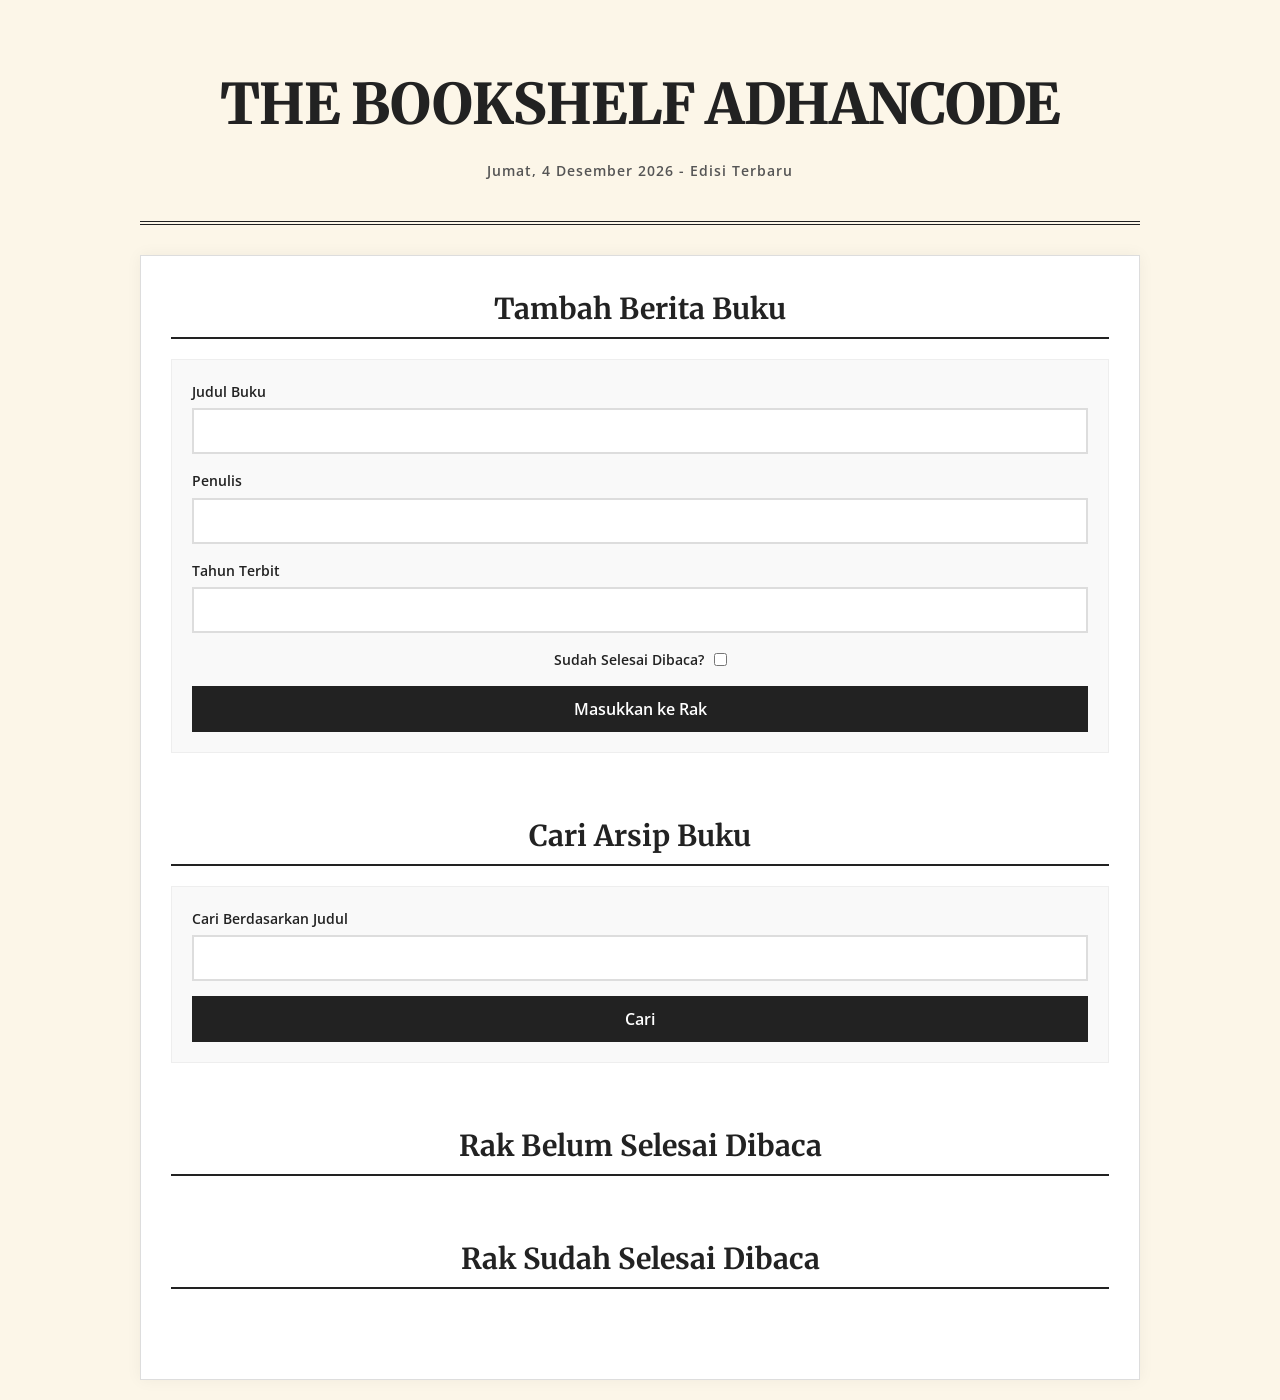
<file: The Bookshelf Adhancode/index.html>
<!DOCTYPE html>
<html lang="id">

<head>
    <meta http-equiv="Content-Type" content="text/html;charset=UTF-8" />
    <meta name="viewport" content="width=device-width, initial-scale=1.0" />
    <title>The Bookshelf Adhancode</title>

    <link href="https://fonts.googleapis.com/css2?family=Merriweather:wght@400;700&family=Open+Sans:wght@400;600&display=swap" rel="stylesheet">

    <link rel="stylesheet" href="style.css" />

    <script defer src="main.js"></script>
</head>

<body>
    <header data-date>
        <h1>The Bookshelf Adhancode</h1>
    </header>

    <main>
        <section id="addBook">
            <h2>Tambah Berita Buku</h2>
            <form id="bookForm" data-testid="bookForm">
                <div class="form-group">
                    <label for="bookFormTitle">Judul Buku</label>
                    <input id="bookFormTitle" type="text" required data-testid="bookFormTitleInput" />
                </div>
                <div class="form-group">
                    <label for="bookFormAuthor">Penulis</label>
                    <input id="bookFormAuthor" type="text" required data-testid="bookFormAuthorInput" />
                </div>
                <div class="form-group">
                    <label for="bookFormYear">Tahun Terbit</label>
                    <input id="bookFormYear" type="number" required data-testid="bookFormYearInput" />
                </div>
                <div class="checkbox-group">
                    <label for="bookFormIsComplete">Sudah Selesai Dibaca?</label>
                    <input id="bookFormIsComplete" type="checkbox" data-testid="bookFormIsCompleteCheckbox" />
                </div>
                <button id="bookFormSubmit" type="submit" data-testid="bookFormSubmitButton">Masukkan ke Rak</button>
            </form>
        </section>

        <section id="searchBookForm">
            <h2>Cari Arsip Buku</h2>
            <form id="searchBook" data-testid="searchBookForm">
                <div class="form-group">
                    <label for="searchBookTitle">Cari Berdasarkan Judul</label>
                    <input id="searchBookTitle" type="text" data-testid="searchBookFormTitleInput" />
                </div>
                <button id="searchSubmit" type="submit" data-testid="searchBookFormSubmitButton">Cari</button>
            </form>
        </section>

        <section>
            <h2>Rak Belum Selesai Dibaca</h2>
            <div id="incompleteBookList" class="book-list" data-testid="incompleteBookList"></div>
        </section>

        <section>
            <h2>Rak Sudah Selesai Dibaca</h2>
            <div id="completeBookList" class="book-list" data-testid="completeBookList"></div>
        </section>
    </main>
</body>

</html>
</file>
<file: JS Playground/style.css>
:root {
    --primary: #2563eb;
    --bg-color: #f8fafc;
    --text-dark: #1e293b;
    --card-bg: #ffffff;
}

body {
    font-family: 'Segoe UI', Roboto, Helvetica, Arial, sans-serif;
    background-color: var(--bg-color);
    color: var(--text-dark);
    margin: 0;
    padding: 0;
    display: flex;
    justify-content: center;
    min-height: 100vh;
}

.container {
    max-width: 1100px;
    width: 90%;
    padding-top: 120px;
    /* Menjaga posisi tetap di atas */
    padding-bottom: 60px;
}

header {
    text-align: center;
    margin-bottom: 50px;
}

header h1 {
    font-size: 4.5em;
    margin-bottom: 10px;
    letter-spacing: -2px;
    font-weight: 800;
    color: var(--text-dark);
}

header p {
    font-size: 1.6em;
    color: #64748b;
    font-weight: 500;
}

.grid {
    display: grid;
    grid-template-columns: repeat(5, 1fr);
    /* Tetap 5 kolom sejajar */
    gap: 20px;
    margin-bottom: 40px;
}

button {
    background-color: var(--card-bg);
    border: 3px solid #e2e8f0;
    padding: 25px 10px;
    border-radius: 15px;
    font-size: 1.1em;
    font-weight: 700;
    color: var(--primary);
    cursor: pointer;
    transition: all 0.3s cubic-bezier(0.4, 0, 0.2, 1);
    box-shadow: 0 10px 15px -3px rgba(0, 0, 0, 0.07);
    white-space: nowrap;
}

button:hover {
    border-color: var(--primary);
    background-color: var(--primary);
    color: white;
    transform: translateY(-8px);
    box-shadow: 0 20px 25px -5px rgba(37, 99, 235, 0.25);
}

.output-screen {
    background-color: #0f172a;
    color: #10b981;
    padding: 45px;
    border-radius: 24px;
    min-height: 280px;
    font-family: 'Courier New', Courier, monospace;
    box-shadow: inset 0 4px 12px rgba(0, 0, 0, 0.6);
    font-size: 1.6em;
    line-height: 1.8;
    border: 1px solid #1e293b;
}

strong {
    color: #fbbf24;
}
</file>
<file: The Bookshelf Adhancode/style.css>
* {
    box-sizing: border-box;
    margin: 0;
    padding: 0;
}

body {
    background-color: #fcf6e8;
    font-family: 'Merriweather', serif;
    color: #222;
    line-height: 1.6;
    padding: 20px;
    display: flex;
    flex-direction: column;
    align-items: center;
}

header {
    text-align: center;
    width: 100%;
    max-width: 1000px;
    padding: 40px 0;
    margin-bottom: 30px;
    border-bottom: 4px double #222;
    position: relative;
}

header h1 {
    font-size: 3.5rem;
    color: #222;
    font-weight: 800;
    text-transform: uppercase;
    letter-spacing: -1px;
}

header::after {
    content: attr(data-date);
    display: block;
    font-family: 'Open Sans', sans-serif;
    font-size: 0.85rem;
    font-weight: 600;
    color: #555;
    margin-top: 10px;
    letter-spacing: 1px;
}

main {
    width: 100%;
    max-width: 1000px;
    background: #fff;
    padding: 30px;
    box-shadow: 0 0 15px rgba(0, 0, 0, 0.05);
    border: 1px solid #ddd;
}

section {
    margin-bottom: 40px;
    display: flex;
    flex-direction: column;
    align-items: center;
}

h2 {
    width: 100%;
    font-size: 1.8rem;
    border-bottom: 2px solid #222;
    margin-bottom: 20px;
    padding-bottom: 5px;
    text-transform: capitalize;
    text-align: center;
}

form {
    display: flex;
    flex-direction: column;
    gap: 15px;
    background: #f9f9f9;
    padding: 20px;
    border: 1px solid #eee;
    margin-bottom: 20px;
    width: 100%;
}

.form-group {
    display: flex;
    flex-direction: column;
    gap: 5px;
}

label {
    font-family: 'Open Sans', sans-serif;
    font-size: 0.9rem;
    font-weight: 600;
}

input[type="text"],
input[type="number"] {
    padding: 10px;
    border: 2px solid #ddd;
    font-family: 'Open Sans', sans-serif;
    font-size: 1rem;
}

.checkbox-group {
    display: flex;
    align-items: center;
    gap: 10px;
    justify-content: center;
}

button {
    cursor: pointer;
    font-family: 'Open Sans', sans-serif;
    font-weight: 600;
    transition: 0.2s;
}

#bookFormSubmit,
#searchSubmit {
    background: #222;
    color: #fff;
    border: none;
    padding: 12px;
    font-size: 1rem;
}

#bookFormSubmit:active,
#searchSubmit:active {
    transform: scale(0.98);
}

.book-list {
    display: flex;
    flex-direction: column;
    gap: 20px;
    width: 100% !important;
    align-items: center;
}

[data-testid="bookItem"] {
    border: 3px solid #eee;
    padding: 20px;
    background: #fff;
    display: flex;
    flex-direction: column;
    align-items: center;
    text-align: center;
    box-shadow: 0 2px 4px rgba(0, 0, 0, 0.02);
    border-radius: 12px;
    margin-bottom: 15px;
    width: 100% !important;
    max-width: 800px;
}

[data-testid="bookItemTitle"] {
    font-size: 1.4rem;
    margin-bottom: 10px;
    color: #222;
    border-bottom: 3px solid #eee;
    width: 100%;
}

[data-testid="bookItem"]>div:last-child {
    margin-top: 15px;
    display: flex !important;
    flex-direction: row !important;
    flex-wrap: wrap;
    gap: 8px;
    justify-content: center;
    width: 100%;
}


/* Styling Tombol Aksi di Item Buku (Seragam Hitam & Interaktif) */

[data-testid="bookItem"] button {
    padding: 6px 15px;
    font-size: 0.75rem;
    border: 2px solid #222;
    background: #fff;
    color: #222;
    border-radius: 20px;
    white-space: nowrap;
    width: auto !important;
    transition: all 0.2s ease-in-out;
}


/* Hover: Latar hitam, teks putih */

[data-testid="bookItem"] button:hover {
    background-color: #222;
    color: #fff;
}


/* Active: Efek ditekan (mengecil) */

[data-testid="bookItem"] button:active {
    transform: scale(0.92);
    background-color: #000;
}

#incompleteBookList,
#completeBookList {
    width: 100% !important;
}

#incompleteBookList [data-testid="bookItem"],
#completeBookList [data-testid="bookItem"] {
    width: 100% !important;
}

@media (max-width: 600px) {
    header h1 {
        font-size: 2.5rem;
    }
    [data-testid="bookItem"] {
        width: 100% !important;
    }
}
</file>
